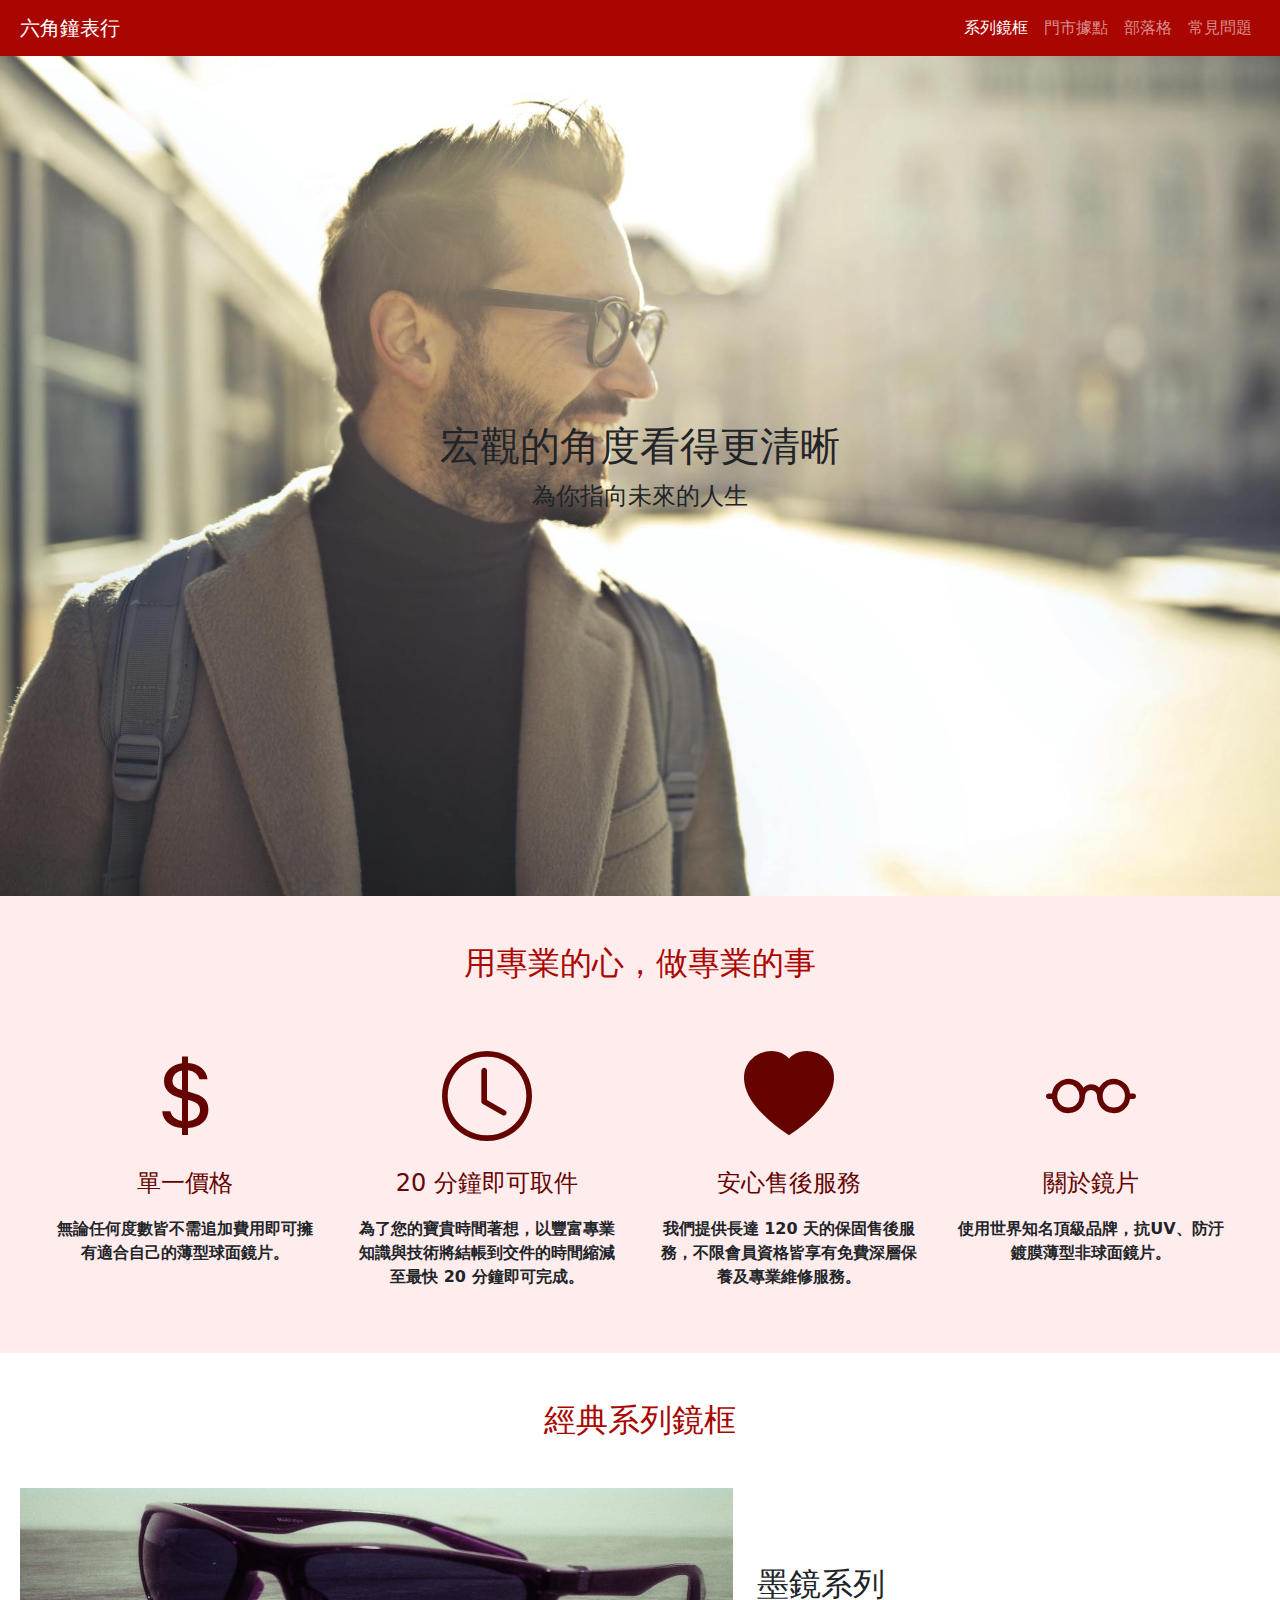
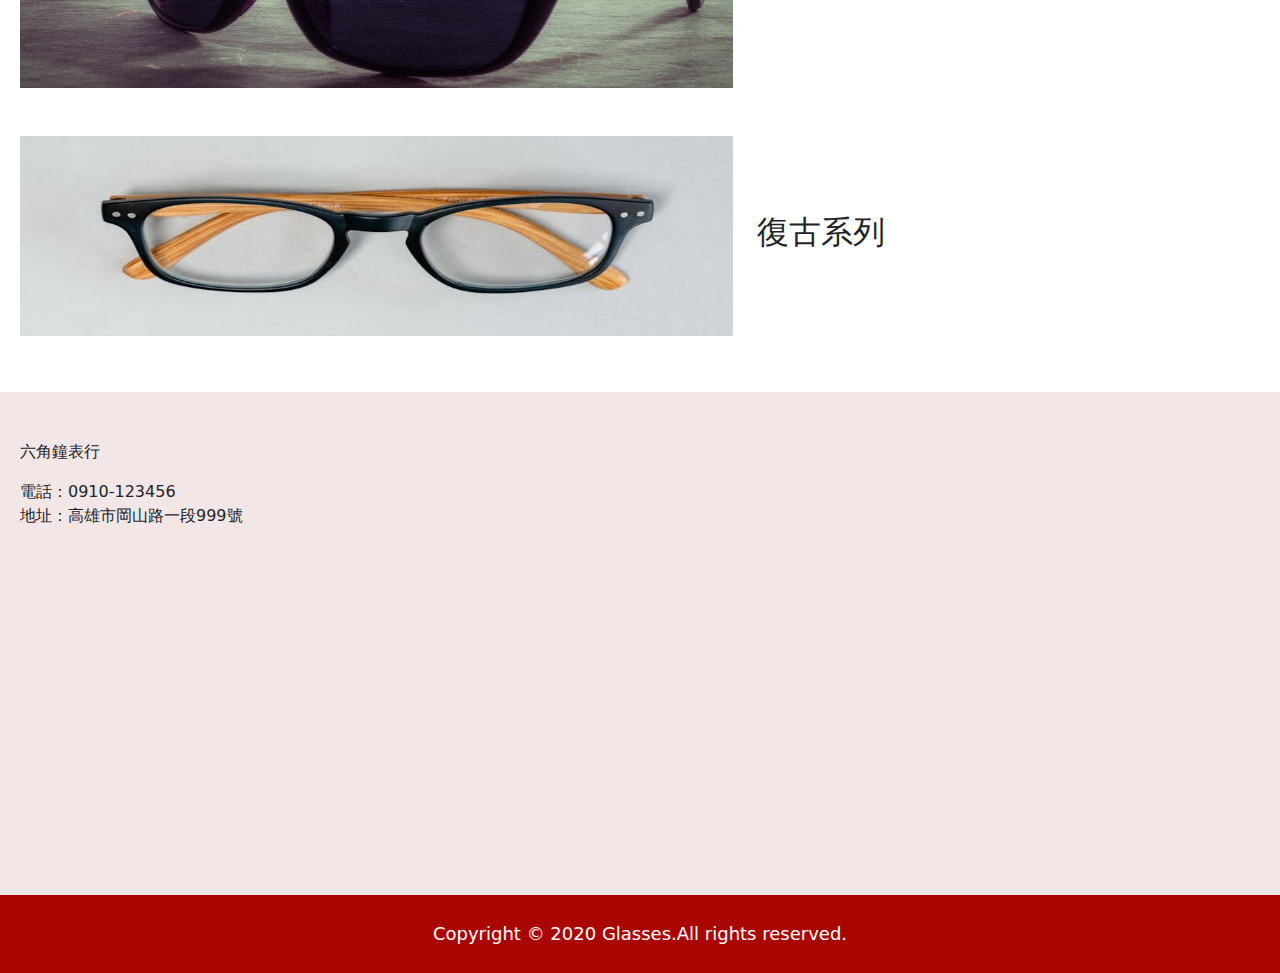
<file: index.html>
<!DOCTYPE html>
<html lang="en">
<head>
    <meta charset="UTF-8">
    <meta name="viewport" content="width=device-width, initial-scale=1.0">
    <title>Document</title>
    <link rel="stylesheet" href="https://cdn.jsdelivr.net/npm/bootstrap-icons/font/bootstrap-icons.css">
    <!-- Bootstrap 5 CSS CDN
    <link href="https://cdn.jsdelivr.net/npm/bootstrap@5.3.3/dist/css/bootstrap.min.css" rel="stylesheet">
    <link rel="stylesheet" href="style/all.css">-->
    <link rel="stylesheet" href="scss/all.css">
</head>

<body>
    <nav class="navbar sticky-top navbar-expand-lg navbar-dark" style="background-color: #aa0601;">
        <div class="container">
            <a class="navbar-brand" href="index.html">
                    <!--
                    <img src="" alt="logo" width="30" height="24" class="d-inline-block align-text-top">
                    -->
                    六角鐘表行  
            </a>
            <button class="navbar-toggler" type="button" data-bs-toggle="collapse" data-bs-target="#navbarSupportedContent" aria-controls="navbarSupportedContent" aria-expanded="false" aria-label="Toggle navigation">
                <span class="navbar-toggler-icon"></span>
            </button>
            <div class="collapse navbar-collapse" id="navbarSupportedContent">
                <ul class="navbar-nav ms-auto mb-2 mb-lg-0">   
                    <li class="nav-item">
                        <a class="nav-link active" href="product.html">系列鏡框</a>
                    </li>
                    <li class="nav-item">
                        <a class="nav-link" href="location.html">門市據點</a>
                    </li>
                    <li class="nav-item">
                        <a class="nav-link" href="blog.html">部落格</a>
                    </li>
                    <li class="nav-item">
                        <a class="nav-link" href="question.html">常見問題</a>
                    </li>
                </ul>
            </div>
        </div>
    </nav>
   <div class="hero-section">
        <div class="overlay">
            <h2 class="hero-section-title">宏觀的角度看得更清晰</h2>
            <p class="hero-section-text">為你指向未來的人生</p>
        </div>
   </div>
   <!--service-->
   <section class="section service py-5">
        <h2 class="section-title mb-5">用專業的心，做專業的事</h2>
        <div class="container">
            <ul class="list-li d-flex flex-wrap">
                <li class="li money">
                    <i class="bi bi-currency-dollar"></i>
                    <p class="subTitle">單一價格</p>
                    <span class="text">無論任何度數皆不需追加費用即可擁有適合自己的薄型球面鏡片。</span>
                </li>
                <li class="li time"> 
                    <i class="bi bi-clock"></i>
                    <p class="subTitle">20 分鐘即可取件</p>
                    <span class="text">為了您的寶貴時間著想，以豐富專業知識與技術將結帳到交件的時間縮減至最快 20 分鐘即可完成。</span>
                </li>
                <li class="li service">  
                    <i class="bi bi-heart-fill"></i>
                    <p class="subTitle">安心售後服務</p>
                    <span class="text">我們提供長達 120 天的保固售後服務，不限會員資格皆享有免費深層保養及專業維修服務。</span>
                </li>
                <li class="li glasses">
                    <i class="bi bi-eyeglasses"></i>
                    <p class="subTitle">關於鏡片</p>
                    <span class="text">使用世界知名頂級品牌，抗UV、防汙鍍膜薄型非球面鏡片。</span>
                </li>
            </ul>
        </div>
    </section>
    <!--product-->
    <section class="section product py-5">
        <div class="container">
            <h2 class="section-title mb-5">經典系列鏡框</h2>
            <div class="row mb-5">
                <div class="col-md-7 pic">
                    <img src="images/pexels-steve.jpg" alt="sun-glasses">
                </div>
                <div class="col-md-5 content d-flex align-items-center">
                    <h2>墨鏡系列</h2>
                </div> 
            </div>
            <div class="row mb-2">
                <div class="col-md-7 pic">
                    <img src="images/pexels-mart-production.jpg" alt="glasses">
                </div>
                <div class="col-md-5 content d-flex align-items-center">
                    <h2>復古系列</h2>
                </div>
            </div>
        </div>    
    </section>
    <!--about-->
    <section class="section about py-5">
        <div class="container">
            <div class="row">
                <div class="col-md-4 about-content">
                    <p>六角鐘表行</p>
                    <tel>電話：0910-123456</tel>
                    <p>地址：高雄市岡山路一段999號</p>
                </div>
                <div class="col-md-8 map">
                    <iframe src="https://www.google.com/maps/embed?pb=!1m18!1m12!1m3!1d3678.2780423657905!2d120.29555754168005!3d22.792159084864075!2m3!1f0!2f0!3f0!3m2!1i1024!2i768!4f13.1!3m3!1m2!1s0x346e0dd4626e1527%3A0xacb2390714471823!2z5bKh5bGx6LuK56uZ!5e0!3m2!1szh-TW!2stw!4v1756006311707!5m2!1szh-TW!2stw" width="600" height="450" style="border:0;" allowfullscreen="" loading="lazy" referrerpolicy="no-referrer-when-downgrade"></iframe>
                </div>
            </div>
        </div>    
    </section>
   <footer class="footer">
        <p class="footer-copyright-text py-4 m-0">Copyright © 2020 Glasses.All rights reserved.</p>
   </footer>

   <!-- Bootstrap 5 JS + Popper CDN -->
  <script src="https://cdn.jsdelivr.net/npm/bootstrap@5.3.3/dist/js/bootstrap.bundle.min.js"></script>
</body>
</html>
</file>
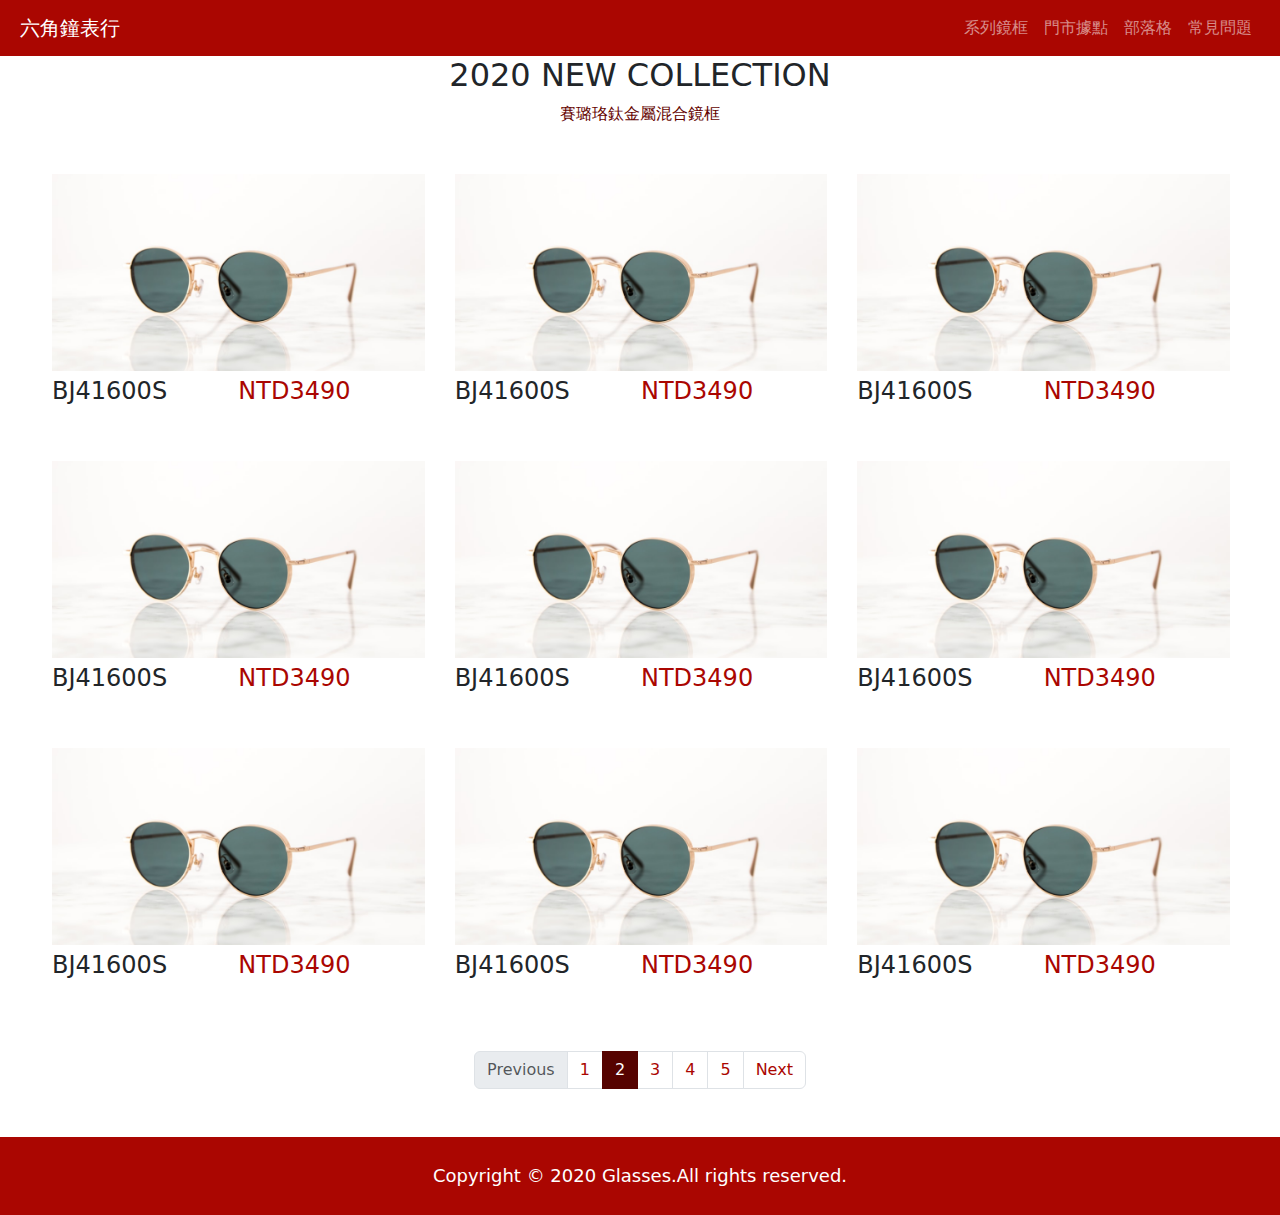
<file: product.html>
<!DOCTYPE html>
<html lang="en">
<head>
    <meta charset="UTF-8">
    <meta name="viewport" content="width=device-width, initial-scale=1.0">
    <title>Document</title>
    <link rel="stylesheet" href="https://cdn.jsdelivr.net/npm/bootstrap-icons/font/bootstrap-icons.css">
    <!-- Bootstrap 5 CSS CDN
    <link href="https://cdn.jsdelivr.net/npm/bootstrap@5.3.3/dist/css/bootstrap.min.css" rel="stylesheet">
    <link rel="stylesheet" href="style/all.css">-->
    <link rel="stylesheet" href="scss/all.css">
</head>

<body>
    <nav class="navbar sticky-top navbar-expand-lg navbar-dark" style="background-color: #aa0601;">
        <div class="container">
            <a class="navbar-brand" href="index.html">
                    <!--
                    <img src="" alt="logo" width="30" height="24" class="d-inline-block align-text-top">
                    -->
                    六角鐘表行  
            </a>
            <button class="navbar-toggler" type="button" data-bs-toggle="collapse" data-bs-target="#navbarSupportedContent" aria-controls="navbarSupportedContent" aria-expanded="false" aria-label="Toggle navigation">
                <span class="navbar-toggler-icon"></span>
            </button>
            <div class="collapse navbar-collapse" id="navbarSupportedContent">
                <ul class="navbar-nav ms-auto mb-2 mb-lg-0">   
                    <li class="nav-item active">
                        <a class="nav-link" href="product.html">系列鏡框</a>
                    </li>
                    <li class="nav-item">
                        <a class="nav-link" href="location.html">門市據點</a>
                    </li>
                    <li class="nav-item">
                        <a class="nav-link" href="blog.html">部落格</a>
                    </li>
                    <li class="nav-item">
                        <a class="nav-link" href="question.html">常見問題</a>
                    </li>
                </ul>
            </div>
        </div>
    </nav>
    <main>
        <div class="container">
            <h2 class="product-title text-center">2020 NEW COLLECTION</h2>
            <p class="subTitle text-center">賽璐珞鈦金屬混合鏡框</p>
            <ul class="goods-ul d-flex flex-wrap pl-0 mt-5">
                <!-- 每一個商品 -->
                <li class="li">
                    <div class="goodPic">
                        <img class="d-block img w-100" src="images/48.png" alt="48.png">
                    </div>
                    <p class="goodInfo d-flex m-0">
                        <span class="goodName">BJ41600S</span>
                        <span class="goodPrice">NTD3490</span>
                    </p>
                </li>
                <!-- 每一個商品 -->
                 <li class="li">
                    <div class="goodPic">
                        <img class="d-block img w-100" src="images/48.png" alt="48.png">
                    </div>
                    <p class="goodInfo d-flex m-0">
                        <span class="goodName">BJ41600S</span>
                        <span class="goodPrice">NTD3490</span>
                    </p>
                </li>
                <!-- 每一個商品 -->
                 <li class="li">
                    <div class="goodPic">
                        <img class="d-block img w-100" src="images/48.png" alt="48.png">
                    </div>
                    <p class="goodInfo d-flex m-0">
                        <span class="goodName">BJ41600S</span>
                        <span class="goodPrice">NTD3490</span>
                    </p>
                </li>
                <!-- 每一個商品 -->
                 <li class="li">
                    <div class="goodPic">
                        <img class="d-block img w-100" src="images/48.png" alt="48.png">
                    </div>
                    <p class="goodInfo d-flex m-0">
                        <span class="goodName">BJ41600S</span>
                        <span class="goodPrice">NTD3490</span>
                    </p>
                </li>
                <!-- 每一個商品 -->
                 <li class="li">
                    <div class="goodPic">
                        <img class="d-block img w-100" src="images/48.png" alt="48.png">
                    </div>
                    <p class="goodInfo d-flex m-0">
                        <span class="goodName">BJ41600S</span>
                        <span class="goodPrice">NTD3490</span>
                    </p>
                </li>
                <!-- 每一個商品 -->
                 <li class="li">
                    <div class="goodPic">
                        <img class="d-block img w-100" src="images/48.png" alt="48.png">
                    </div>
                    <p class="goodInfo d-flex m-0">
                        <span class="goodName">BJ41600S</span>
                        <span class="goodPrice">NTD3490</span>
                    </p>
                </li>
                <!-- 每一個商品 -->
                 <li class="li">
                    <div class="goodPic">
                        <img class="d-block img w-100" src="images/48.png" alt="48.png">
                    </div>
                    <p class="goodInfo d-flex m-0">
                        <span class="goodName">BJ41600S</span>
                        <span class="goodPrice">NTD3490</span>
                    </p>
                </li>
                <!-- 每一個商品 -->
                 <li class="li">
                    <div class="goodPic">
                        <img class="d-block img w-100" src="images/48.png" alt="48.png">
                    </div>
                    <p class="goodInfo d-flex m-0">
                        <span class="goodName">BJ41600S</span>
                        <span class="goodPrice">NTD3490</span>
                    </p>
                </li>
                <!-- 每一個商品 -->
                 <li class="li">
                    <div class="goodPic">
                        <img class="d-block img w-100" src="images/48.png" alt="48.png">
                    </div>
                    <p class="goodInfo d-flex m-0">
                        <span class="goodName">BJ41600S</span>
                        <span class="goodPrice">NTD3490</span>
                    </p>
                </li>
            </ul>
            <nav aria-label="...">
              <ul class="pagination d-flex justify-content-center mb-5">
                <li class="page-item disabled">
                  <a class="page-link">Previous</a>
                </li>
                <li class="page-item"><a class="page-link" href="#">1</a></li>
                <li class="page-item active" aria-current="page">
                  <a class="page-link" href="#">2</a>
                </li>
                <li class="page-item"><a class="page-link" href="#">3</a></li>
                <li class="page-item"><a class="page-link" href="#">4</a></li>
                <li class="page-item"><a class="page-link" href="#">5</a></li>
                <li class="page-item">
                  <a class="page-link" href="#">Next</a>
                </li>
              </ul>
            </nav>  
        </div>
    </main>
   <footer class="footer">
        <p class="footer-copyright-text py-4 m-0">Copyright © 2020 Glasses.All rights reserved.</p>
   </footer>

   <!-- Bootstrap 5 JS + Popper CDN -->
  <script src="https://cdn.jsdelivr.net/npm/bootstrap@5.3.3/dist/js/bootstrap.bundle.min.js"></script>
</body>
</html>
</file>
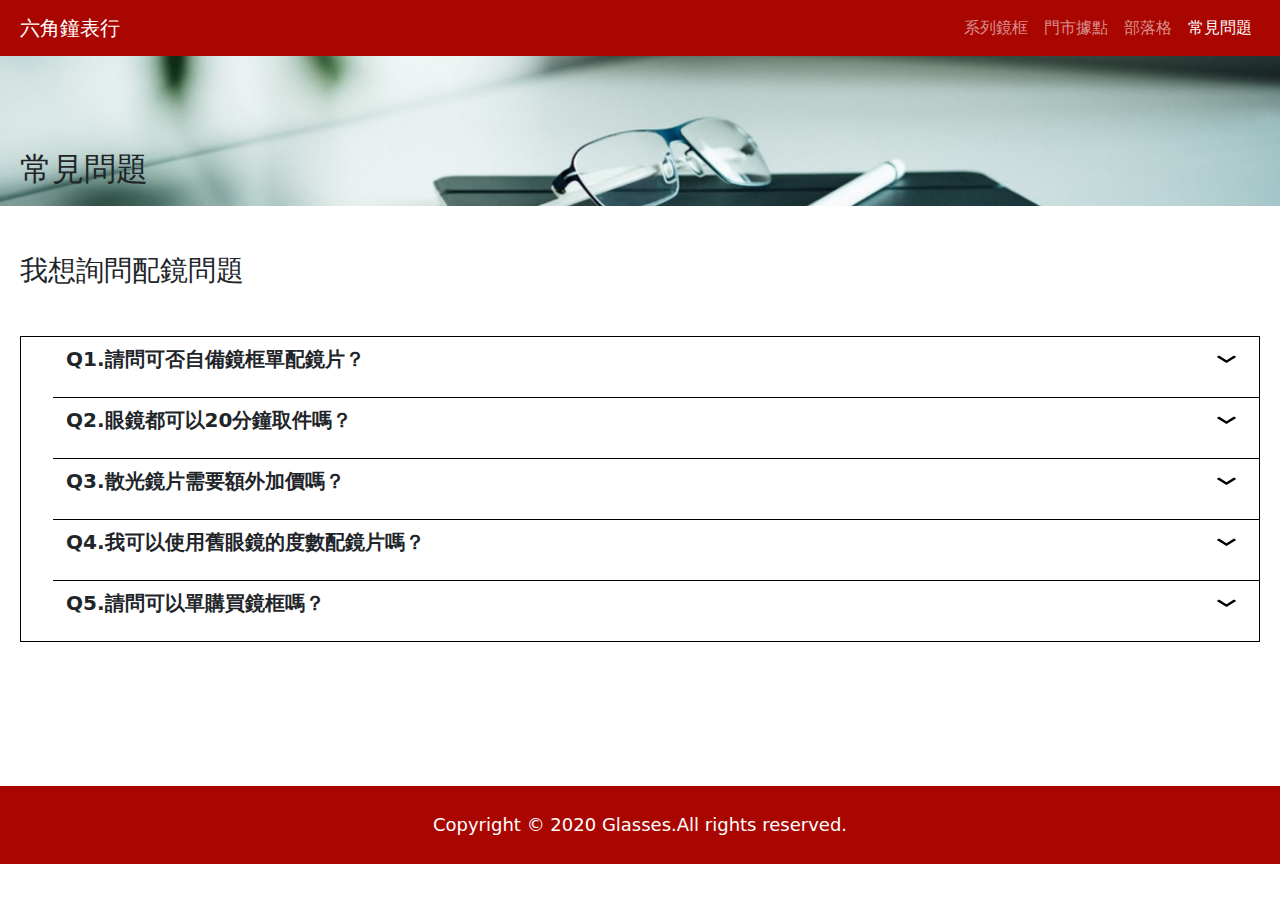
<file: question.html>
<!DOCTYPE html>
<html lang="en">

<head>
    <meta charset="UTF-8">
    <meta name="viewport" content="width=device-width, initial-scale=1.0">
    <title>Document</title>
    <link rel="stylesheet" href="https://cdn.jsdelivr.net/npm/bootstrap-icons/font/bootstrap-icons.css">
    <!-- Bootstrap 5 CSS CDN
    <link href="https://cdn.jsdelivr.net/npm/bootstrap@5.3.3/dist/css/bootstrap.min.css" rel="stylesheet">
    <link rel="stylesheet" href="style/all.css">-->
    <link rel="stylesheet" href="scss/all.css">
</head>

<body>
    <nav class="navbar sticky-top navbar-expand-lg navbar-dark" style="background-color: #aa0601;">
        <div class="container">
            <a class="navbar-brand" href="index.html">
                <!--
                    <img src="" alt="logo" width="30" height="24" class="d-inline-block align-text-top">
                    -->
                六角鐘表行
            </a>
            <button class="navbar-toggler" type="button" data-bs-toggle="collapse"
                data-bs-target="#navbarSupportedContent" aria-controls="navbarSupportedContent" aria-expanded="false"
                aria-label="Toggle navigation">
                <span class="navbar-toggler-icon"></span>
            </button>
            <div class="collapse navbar-collapse" id="navbarSupportedContent">
                <ul class="navbar-nav ms-auto mb-2 mb-lg-0">
                    <li class="nav-item">
                        <a class="nav-link" href="product.html">系列鏡框</a>
                    </li>
                    <li class="nav-item">
                        <a class="nav-link" href="location.html">門市據點</a>
                    </li>
                    <li class="nav-item">
                        <a class="nav-link" href="blog.html">部落格</a>
                    </li>
                    <li class="nav-item">
                        <a class="nav-link active" href="question.html">常見問題</a>
                    </li>
                </ul>
            </div>
        </div>
    </nav>
    <div class="banner">
        <div class="banner-overlay">
            <h2 class="banner-section-title">常見問題</h2>
        </div>
    </div>
    <main class="main mb-5 pb-5">
        <div class="container">
            <h3 class="faq-title mt-5 mb-5">我想詢問配鏡問題</h3>
            <ul class="collapse-qa-ul mb-5">
                <!--第一個問題-->
                <li class="collapse-qa-li">
                    <div class="collapse-qa">
                        <p class="btn btn-white collapse-title" data-bs-toggle="collapse" href="#collapseExample-1" role="button"
                            aria-expanded="false" aria-controls="collapseExample">
                            Q1.請問可否自備鏡框單配鏡片？<img class="icon" src="images/ic_keyboard_arrow_up_24px.svg" alt="arrow">
                        </p>
                    </div>
                    <div class="collapse" id="collapseExample-1">
                        <div class="card card-body">
                            A1.我牌鏡框搭配薄型非球面鏡片1480元，搭配功能型鏡片則依鏡片種類加價購買。
                            當日購買JINS盒裝眼鏡，搭配薄型非球面鏡片980元(隔日後則為1480元)，搭配功能型鏡片則依鏡片種類加價購買。
                            他牌鏡框，搭配薄型非球面鏡片1980元，搭配功能型鏡片則依鏡片種類加價購買。
                        </div>
                    </div>
                </li>
                <!--第2個問題-->
                <li class="collapse-qa-li">
                    <div class="collapse-qa">
                        <p class="btn btn-white collapse-title" data-bs-toggle="collapse" href="#collapseExample-2" role="button"
                            aria-expanded="false" aria-controls="collapseExample">
                            Q2.眼鏡都可以20分鐘取件嗎？<img class="icon" src="images/ic_keyboard_arrow_up_24px.svg" alt="arrow">
                        </p>
                    </div>
                    <div class="collapse" id="collapseExample-2">
                        <div class="card card-body">
                            A2.若門市內有您選擇鏡片之庫存，最快於20分鐘內即可交件。染色鏡片及遠近兩用漸變焦眼鏡等需特別訂製的鏡片，則需要一周左右的作業時間。※ 特殊構造鏡框、無鏡框眼鏡等的鏡框加工，依據狀況亦有需要更長作業時間的情況發生。
                        </div>
                    </div>
                </li>
                <!--第3個問題-->
                <li class="collapse-qa-li">
                    <div class="collapse-qa">
                        <p class="btn btn-white collapse-title" data-bs-toggle="collapse" href="#collapseExample-3" role="button"
                            aria-expanded="false" aria-controls="collapseExample">
                            Q3.散光鏡片需要額外加價嗎？<img class="icon" src="images/ic_keyboard_arrow_up_24px.svg" alt="arrow">
                        </p>
                    </div>
                    <div class="collapse" id="collapseExample-3">
                        <div class="card card-body">
                            A3.非球面鏡片比起球面鏡片可減低影像扭曲現象使其更加輕薄，因此可製作出相較以往更加輕盈的眼鏡。無論你是高度近視、遠視還是散光，無論任何度數我們皆以HK$0提供給你最適合的薄型非球面鏡片。
                        </div>
                    </div>
                </li>
                <!--第4個問題-->
                <li class="collapse-qa-li">
                    <div class="collapse-qa">
                        <p class="btn btn-white collapse-title" data-bs-toggle="collapse" href="#collapseExample-4" role="button"
                            aria-expanded="false" aria-controls="collapseExample">
                            Q4.我可以使用舊眼鏡的度數配鏡片嗎？<img class="icon" src="images/ic_keyboard_arrow_up_24px.svg" alt="arrow">
                        </p>
                    </div>
                    <div class="collapse" id="collapseExample-4">
                        <div class="card card-body">
                            A4.攜帶您的舊眼鏡到門市，並為您以原鏡片度數配鏡片，不需要另外驗光(驗光服務為免費提供)。基本上不建議使用隱形眼鏡度數配鏡片。
                        </div>
                    </div>
                </li>
                <!--第5個問題-->
                <li class="collapse-qa-li">
                    <div class="collapse-qa">
                        <p class="btn btn-white collapse-title" data-bs-toggle="collapse" href="#collapseExample-5" role="button"
                            aria-expanded="false" aria-controls="collapseExample">
                            Q5.請問可以單購買鏡框嗎？<img class="icon" src="images/ic_keyboard_arrow_up_24px.svg" alt="arrow">
                        </p>
                    </div>
                    <div class="collapse" id="collapseExample-5">
                        <div class="card card-body">
                            A5.當然！因鏡框為韓國製，並針對亞洲人臉型設計，採用極輕抗凹材質，全系列款式純框僅9 克上下，非常多客戶直接購買鏡框，日後搭上鏡片只需要收取微薄的手續費。
                        </div>
                    </div>
                </li>
            </ul>
        </div>
    </main>
    <footer class="footer">
        <p class="footer-copyright-text py-4 m-0">Copyright © 2020 Glasses.All rights reserved.</p>
    </footer>

    <!-- Bootstrap 5 JS + Popper CDN -->
    <script src="https://cdn.jsdelivr.net/npm/bootstrap@5.3.3/dist/js/bootstrap.bundle.min.js"></script>
</body>

</html>
</file>
<file: style/all.css>
*{
    padding: 0;
    margin: 0;
    list-style: none;
    box-sizing: border-box;
}
a{
    text-decoration: none;
    color:#282828;
}
.container{
    max-width: 1280px;
    margin:0 auto;
    padding: 0 20px;
}
.hero-section{
    width: 100%;
    height: calc(100vh - 60px);  /* 更好看的版型*/
    background-image:url(../images/pexels-olly-837306.jpg);
    background-position: center center;
    background-size: cover; 
    background-repeat: no-repeat;
    display: flex;
    justify-content: center;
    align-items: center;
}
.overlay{
    text-align: center;
}
.hero-section-title{
    font-size: 40px;
}
.hero-section-text{
    font-size: 24px;
}
/*section*/
.section{
    /*padding: 50px 0;*/
}
.service{
    background-color: #FFECEC;
}
.service, .product{
    text-align: center;
}
.section-title{
    color:#aa0601;
    /*margin: 0 0 30px;*/
}
/*
.list-li{
    display: flex;
    flex-wrap: wrap;
}
*/    
.list-li .li{
    width: 22%;
    text-align: center;
    margin-right: 3%;
}     
@media screen and (max-width:991px) {
    .list-li .li{
        width: 47%;
    }
} 
@media screen and (max-width:767px) {
    .list-li .li{
        width: 100%;
        margin-right: 0;
    }
}   
.list-li .bi, .subTitle{
    color: #650300;
}  
.list-li .bi{
    font-size: 90px;
    /*margin:0 0 4px;*/
}
.list-li .subTitle {
    font-size: 24px;
    /*margin:0 0 8px;*/
}     
.list-li .text{
    font-size: 16px;
    line-height: 24px;
    font-weight: 600;
}
.row .pic img{
    width: 100%;
    height:200px;
}
.about{
    background-color:#F2E6E6;
 }
.map iframe{
    height: 400px; /* 你可以依需求調整高度 */
    width: 100%;
}
.footer{
    text-align: center;
    background-color: #aa0601;
}
.footer-copyright-text{
    color:#fff;
    line-height: 1.7em;
    font-size: 18px;
    /*padding: 20px 0;*/
}        
/*product*/
.goods-ul{
    /*flex-wrap: wrap;*/
}
.goods-ul li{
    width: 33.3333%;
    padding-right: 30px;
    padding-bottom: 50px;
}
.goodInfo{
    /*flex-wrap: wrap;*/
}
.goodName, .goodPrice{
    width: 100%;
    font-size: 24px;
    line-height: 40px;
}
.goodPrice{
    color:#aa0601;
}
.banner{
    width: 100%;
    height:150px;
    background-image:url(../images/glasses-72.png);
    background-position: center center;
    background-size: cover; 
    background-repeat: no-repeat;
    display: flex;
    justify-content: flex-start;
    align-items: flex-end;
    padding-left: 20px;
    padding-bottom: 10px;
}
.list-ul{
    padding: 0;
}  

/*blog*/
.article{
    /*display: flex;
    justify-content: space-between;*/
}
.article .pic{
    width: 50%;
}
.article .text{
    width: 46%;
}
.article .pic img {
    object-fit: cover;
    width: 100%;
    height: auto;
}
.article .text .title{
    color:#650300;
}
.article .text .subRow{
    /*justify-content: space-between;*/
}
.subRow .subTitle{
    color:#282828;
}
.article .text .dec{
    color:#282828;
    line-height: 1.6em;
}
.article .text .more{
    font-size: 24px;
    font-weight: 600;
}

/*faq*/      
.collapse-qa-ul{
    border: 1px solid #000;
}
.collapse-qa-li:not(:last-child){
    border-bottom: 1px solid #000;
}
.collapse-title{
    font-size: 20px;
    font-weight: 600;
    display: flex;
    justify-content: space-between;
}
</file>
